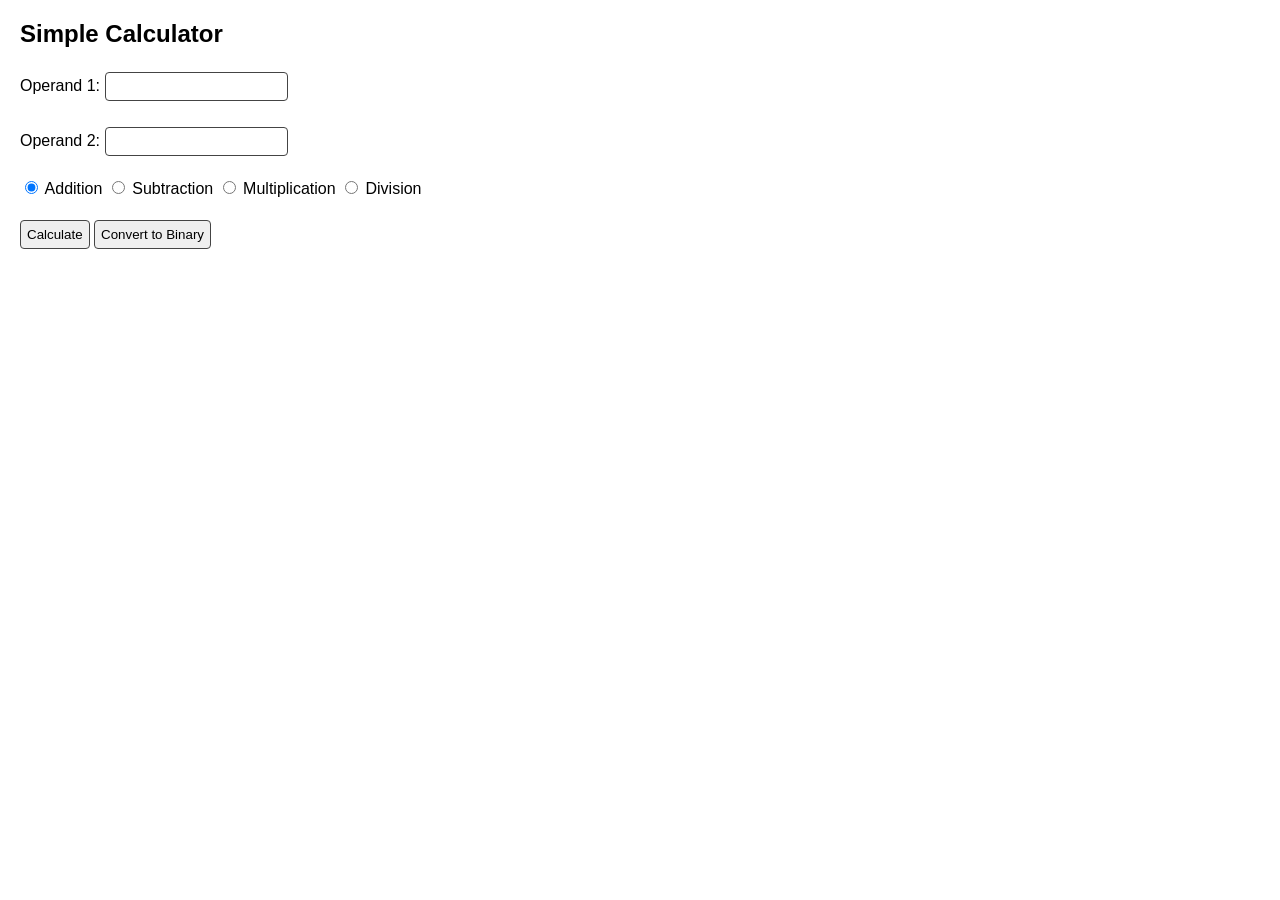
<file: 01_formCalculator/index.html>
<!DOCTYPE html>
<html lang="en">
<head>
    
  <meta charset="UTF-8">
  <title>Simple Calculator</title>
  <!-- Link to the external CSS file for styling -->
  <link rel="stylesheet" href="style.css">
  <!-- Link to the external JavaScript file; defer ensures it runs after the DOM is loaded -->
    <!-- defer porque carga el script a la vez que se muestra el html y se muestra cuando el html ha acabado -->
  <script src="calculator2.js" defer></script>
  <!-- You can also write the script reference after the end of the body tag -->
</head>

<body>
  <!-- Main heading of the page -->
  <h2>Simple Calculator</h2>

  <!-- Form containing the inputs and options for the calculator -->
  <form id="calcForm">
    <!-- Input for the first operand -->
    <label for="op1">Operand 1:</label>
    <input type="text" id="op1" name="op1"><br><br>

    <!-- Input for the second operand -->
    <label for="op2">Operand 2:</label>
    <input type="text" id="op2" name="op2"><br><br>

    <!-- Radio buttons to select the operation -->
    <label>
      <input type="radio" name="operation" value="add" checked> Addition
    </label>
    <label>
      <input type="radio" name="operation" value="subtract"> Subtraction
    </label>
    <label>
      <input type="radio" name="operation" value="multiply"> Multiplication
    </label>
    <label>
      <input type="radio" name="operation" value="divide"> Division
    </label><br><br>

    <!-- Button that calls the calculate() function when clicked -->
    <button type="button" onclick="calculate()">Calculate</button>
    <!-- boton para convertir el resultado a binario-->
     <button type="button"  onclick="convert_binary()">Convert to Binary</button>
  </form>
</body>
</html>
</file>
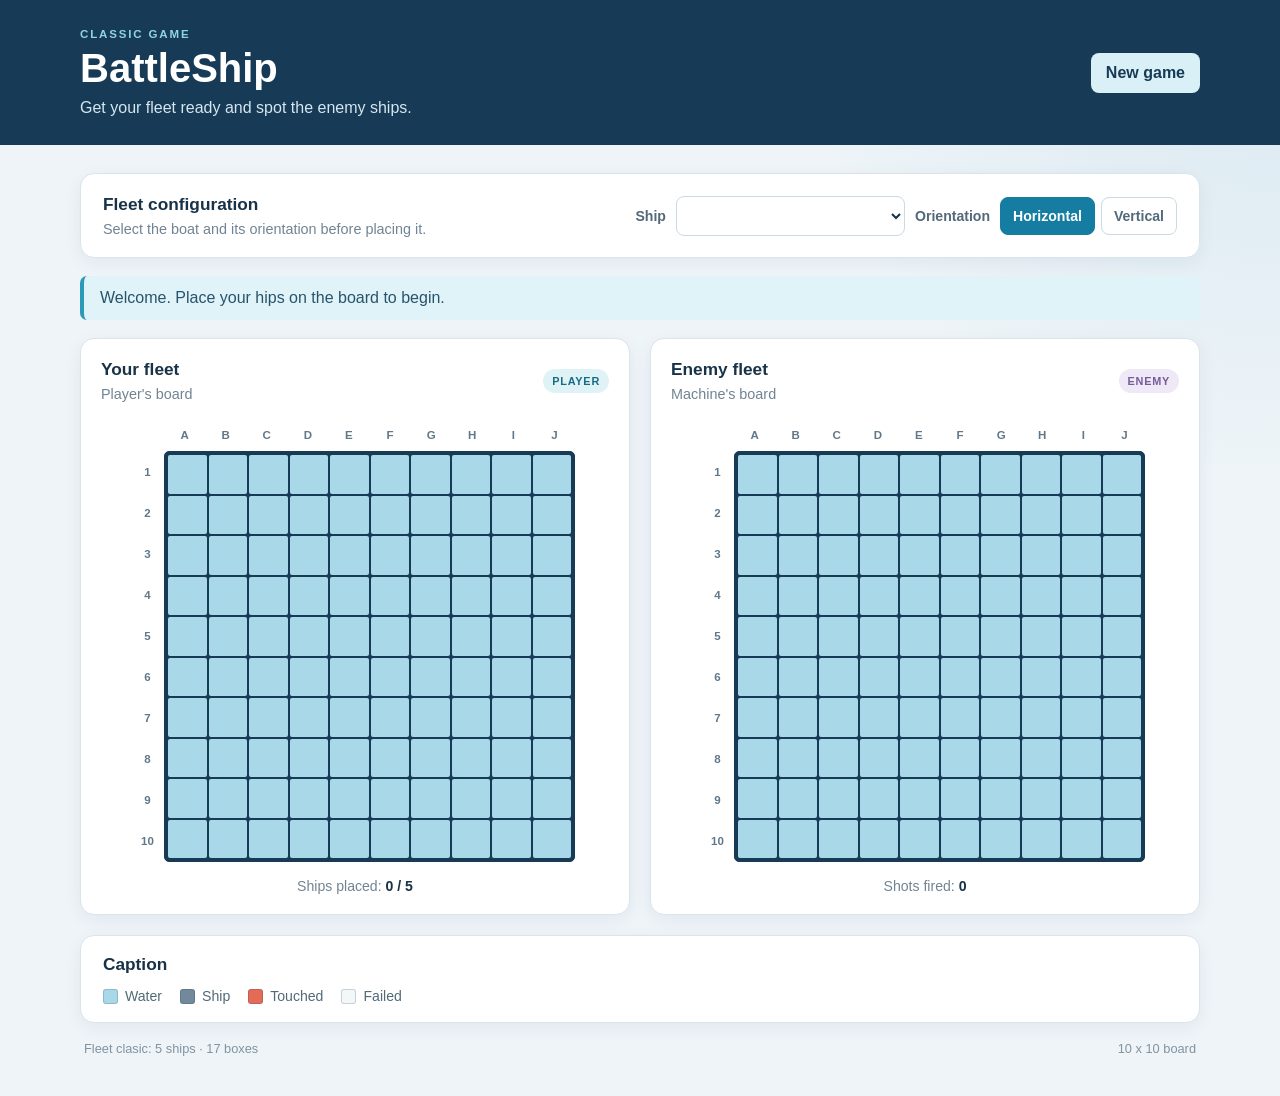
<file: battleShip/index.html>
<!DOCTYPE html>
<html lang="es">
<head>
    <meta charset="UTF-8">
    <meta name="viewport" content="width=device-width, initial-scale=1.0">
    <title>BattleShip</title>
    <link rel="stylesheet" href="estilos.css">
    <script src="script.js" defer></script>
</head>
<body>
    <header class="cabecera">
        <div>
            <p class="sobretitulo">CLASSIC GAME</p>
            <h1>BattleShip</h1>
            <p class="subtitulo">Get your fleet ready and spot the enemy ships.</p>
        </div>
        <button id="nuevo-juego" class="boton boton-secundario" type="button">New game</button>
    </header>

    <main class="contenedor">
        <section class="panel-configuracion" aria-labelledby="titulo-configuracion">
            <div>
                <h2 id="titulo-configuracion">Fleet configuration</h2>
                <p class="ayuda">Select the boat and its orientation before placing it.</p>
            </div>

            <div class="controles">
                <label for="selector-barco">Ship</label>
                <select id="selector-barco">
                    <option value=""></option>
                    <option value="carrier">Carrier (5 casillas)</option>
                    <option value="battleship">Battleship (4 casillas)</option>
                    <option value="destroyer">Destroyer (3 casillas)</option>
                    <option value="submarine">Submarine (3 casillas)</option>
                    <option value="patrolBoat">Patrol Boat (2 casillas)</option>
                </select>

                <span class="etiqueta-orientacion">Orientation</span>
                <div class="grupo-botones" role="group" aria-label="Orientación del barco">
                    <button id="horizontal" class="boton boton-orientacion activo" type="button" aria-pressed="true">Horizontal</button>
                    <button id="vertical" class="boton boton-orientacion" type="button" aria-pressed="false">Vertical</button>
                </div>
            </div>
        </section>

        <p id="mensaje" class="mensaje" role="status" aria-live="polite">
            Welcome. Place your hips on the board to begin.
        </p>

        <section class="zona-tableros" aria-label="Tableros de juego">
            <article class="panel-tablero">
                <div class="titulo-tablero">
                    <div>
                        <h2>Your fleet</h2>
                        <p>Player's board</p>
                    </div>
                    <span class="indicador indicador-jugador">PLAYER</span>
                </div>

                <div class="marco-tablero">
                    <div class="esquina" aria-hidden="true"></div>
                    <div class="coordenadas-columnas" aria-hidden="true">
                        <span>A</span><span>B</span><span>C</span><span>D</span><span>E</span>
                        <span>F</span><span>G</span><span>H</span><span>I</span><span>J</span>
                    </div>
                    <div class="coordenadas-filas" aria-hidden="true">
                        <span>1</span><span>2</span><span>3</span><span>4</span><span>5</span>
                        <span>6</span><span>7</span><span>8</span><span>9</span><span>10</span>
                    </div>
                    <!-- Las 100 casillas se crearán con JavaScript en una fase posterior. -->
                    <div id="tablero-jugador" class="tablero" aria-label="Tablero del jugador"></div>
                </div>
                <div class="contador">Ships placed: <strong id="barcos-colocados">0 / 5</strong></div>
            </article>

            <article class="panel-tablero">
                <div class="titulo-tablero">
                    <div>
                        <h2>Enemy fleet</h2>
                        <p>Machine's board</p>
                    </div>
                    <span class="indicador indicador-enemigo">ENEMY</span>
                </div>

                <div class="marco-tablero">
                    <div class="esquina" aria-hidden="true"></div>
                    <div class="coordenadas-columnas" aria-hidden="true">
                        <span>A</span><span>B</span><span>C</span><span>D</span><span>E</span>
                        <span>F</span><span>G</span><span>H</span><span>I</span><span>J</span>
                    </div>
                    <div class="coordenadas-filas" aria-hidden="true">
                        <span>1</span><span>2</span><span>3</span><span>4</span><span>5</span>
                        <span>6</span><span>7</span><span>8</span><span>9</span><span>10</span>
                    </div>
                    <!-- Las 100 casillas se crearán con JavaScript en una fase posterior. -->
                    <div id="tablero-enemigo" class="tablero" aria-label="Tablero enemigo"></div>
                </div>
                <div class="contador">Shots fired: <strong id="disparos-realizados">0</strong></div>
            </article>
        </section>

        <section class="leyenda" aria-label="Leyenda del tablero">
            <h2>Caption</h2>
            <div class="elementos-leyenda">
                <span><i class="muestra muestra-agua"></i> Water</span>
                <span><i class="muestra muestra-barco"></i> Ship</span>
                <span><i class="muestra muestra-tocado"></i> Touched</span>
                <span><i class="muestra muestra-fallo"></i> Failed</span>
            </div>
        </section>

        <footer class="pie">
            <span>Fleet clasic: 5 ships · 17 boxes</span>
            <span>10 x 10 board</span>
        </footer>
    </main>
</body>
</html>
</file>
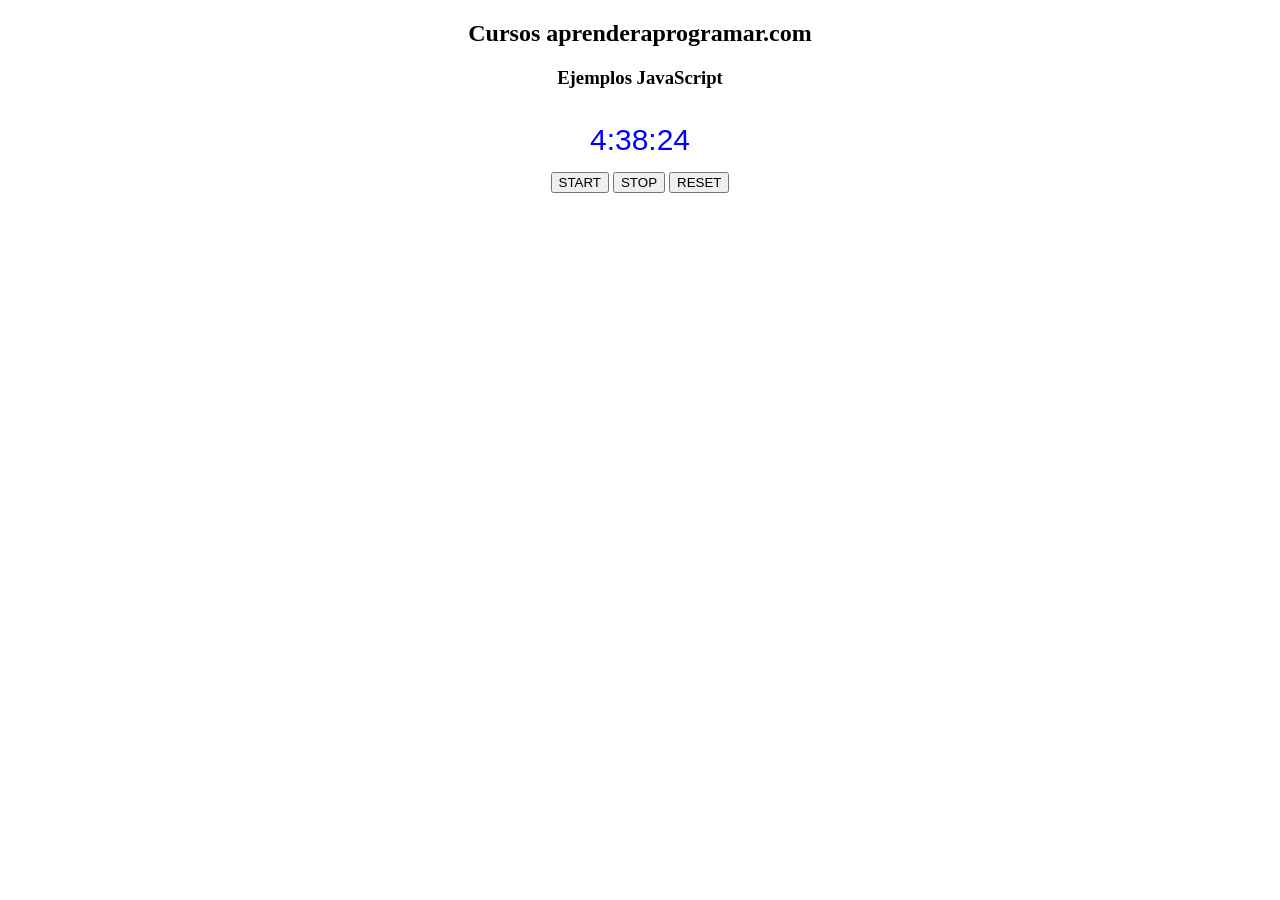
<file: digitalClock/index.html>
<!DOCTYPE html>
<html>
<head>
    <title>Ejemplo aprenderaprogramar.com</title><meta charset="utf-8">

<script type="text/javascript" src="script.js" defer></script>
</head>
<body onload="reloj()">
    <div style="text-align:center;">
        <div id="cabecera">
            <h2>Cursos aprenderaprogramar.com</h2>
            <h3>Ejemplos JavaScript</h3>
        </div>
        <div style="color:blue; font-family: verdana, arial; font-size:30px; padding:15px;" id ="displayReloj"> &nbsp;
        </div>
        <button id="startClock">START</button>
        <button id="stopClock">STOP</button>
        <button id="resetClock">RESET</button>
    </div>
</body>
</html>
</file>
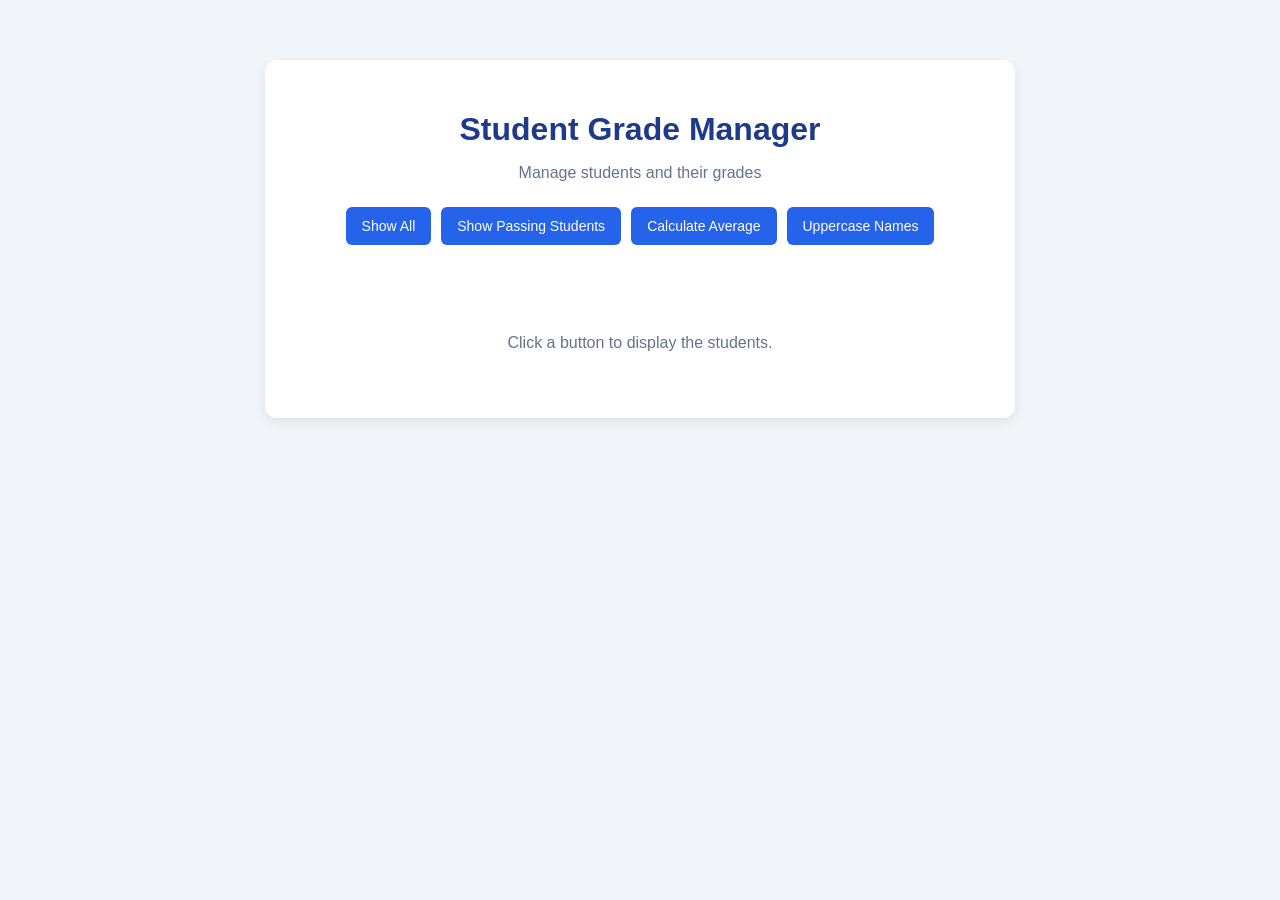
<file: student_grade_manager_files/index.html>
<!DOCTYPE html>
<html lang="en">
<head>
    <meta charset="UTF-8">
    <meta name="viewport" content="width=device-width, initial-scale=1.0">
    <title>Student Grade Manager</title>
    <link rel="stylesheet" href="style.css">
</head>
<body>

    <main class="container">

        <h1>Student Grade Manager</h1>
        <p class="subtitle">Manage students and their grades</p>

        <section class="buttons">
            <button id="btnTodas">Show All</button>
            <button id="btnAprobados">Show Passing Students</button>
            <button id="btnMedia">Calculate Average</button>
            <button id="btnNombres">Uppercase Names</button>
        </section>

        <p id="resultado"></p>

        <section id="listaNotas">
            <p class="message">Click a button to display the students.</p>
        </section>

    </main>

    <script src="script.js"></script>
</body>
</html>
</file>
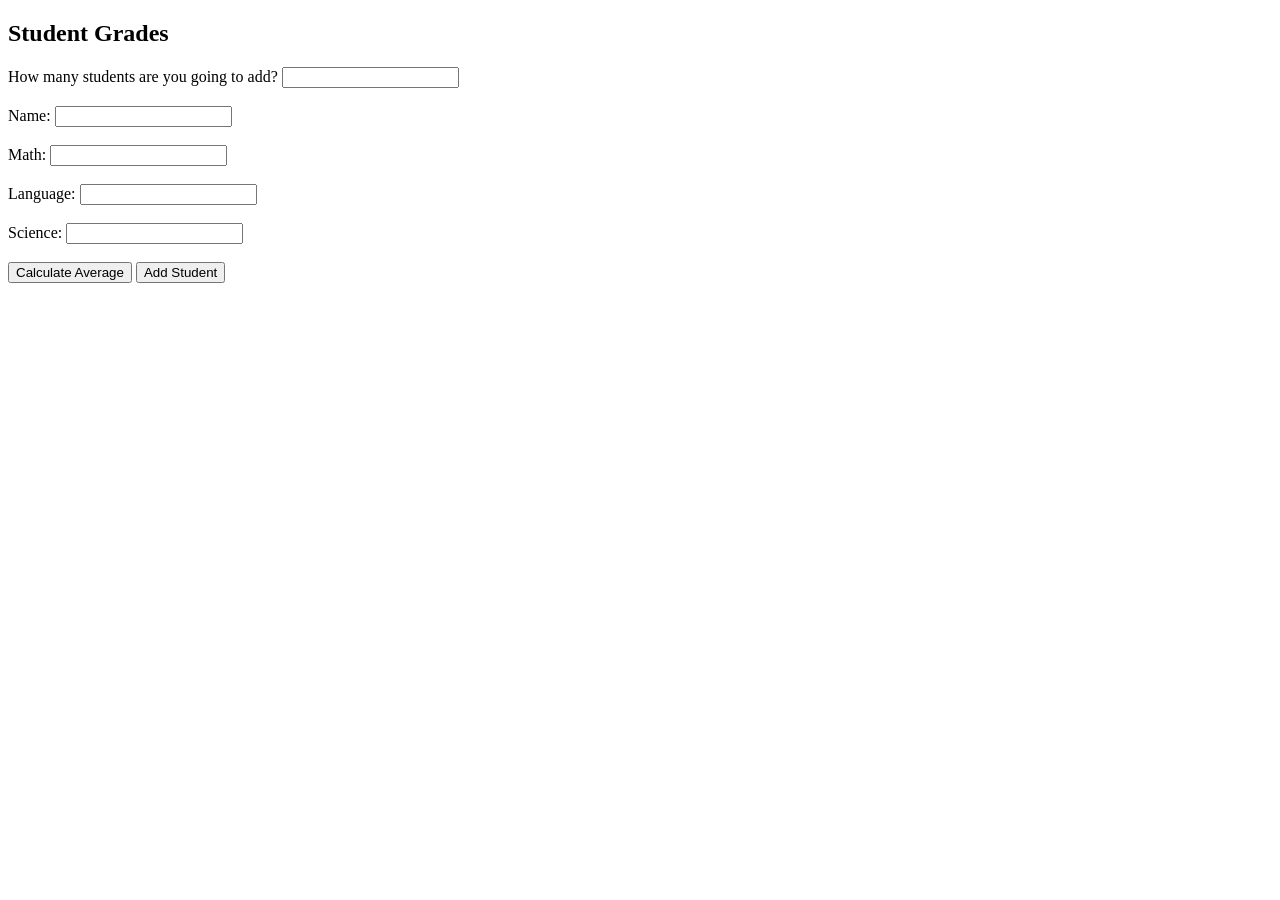
<file: task2_term2/index.html>
<!DOCTYPE html>
<html lang="es">
<head>
  <meta charset="UTF-8">
  <title>Student Grades</title>
  <script src="grades.js" defer></script>
</head>
<body>
  <h2>Student Grades</h2>

  <form id="gradesForm">

    <label for="students">How many students are you going to add?</label>
    <input type="text" id="students"><br><br>
    
    <label for="name">Name:</label>
    <input type="text" id="name"><br><br>

    <label for="math">Math:</label>
    <input type="text" id="math"><br><br>

    <label for="language">Language:</label>
    <input type="text" id="language"><br><br>

    <label for="science">Science:</label>
    <input type="text" id="science"><br><br>

    <button type="button" onclick="calculateAvg()">Calculate Average</button>
    <button type="button" onclick="addstudent()">Add Student</button>
  </form>
</body>
</html>
</file>
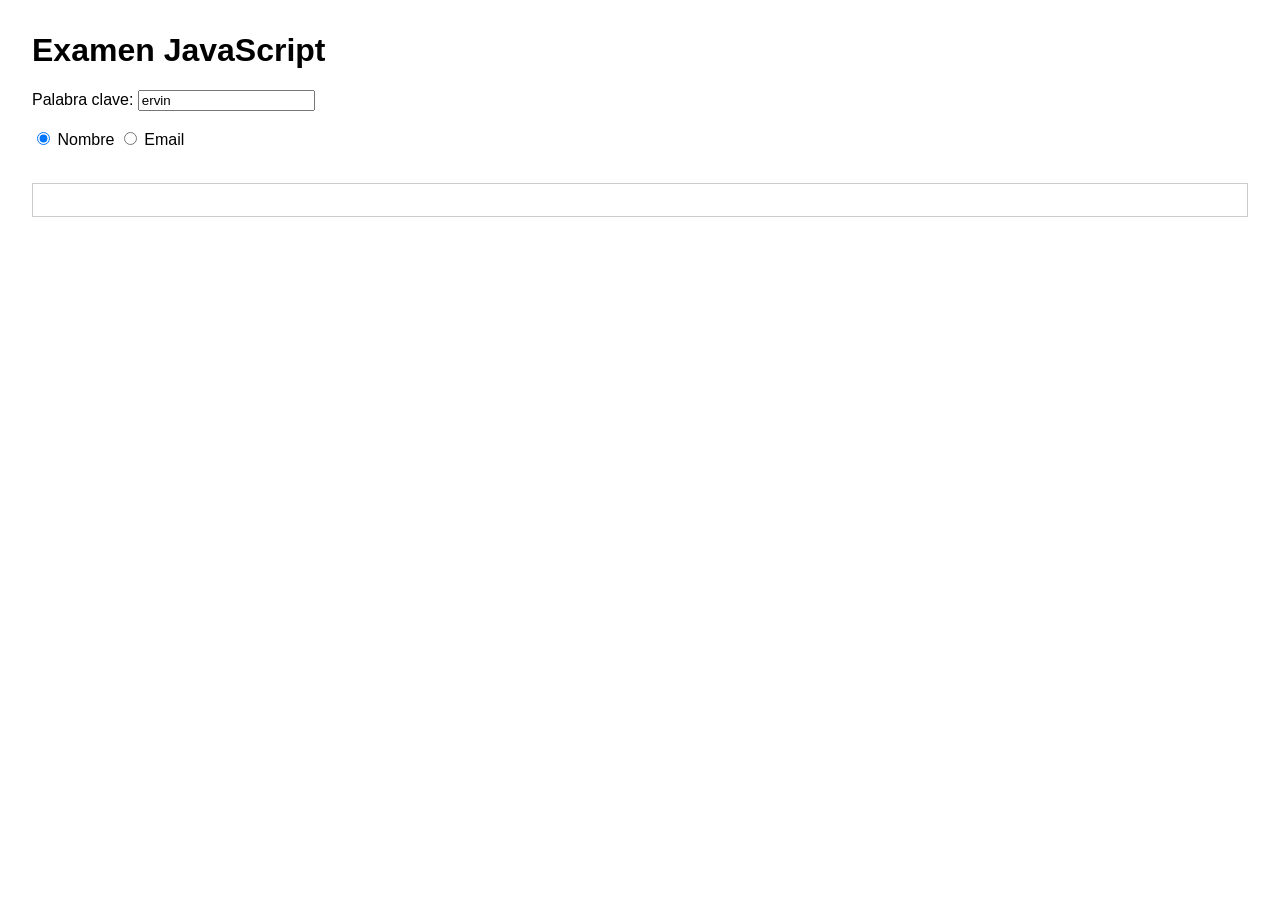
<file: 03_API_REST/02_apirestprueba/index.html>
<!DOCTYPE html>
<html lang="es">
<head>
  <meta charset="UTF-8">
  <meta name="viewport" content="width=device-width, initial-scale=1.0">
  <title>Examen JavaScript</title>
  <link rel="stylesheet" href="styles.css">
</head>
<body>
  <h1>Examen JavaScript</h1>

  <form id="formulario">
    <label>Palabra clave: <input type="text" id="clave" value="ervin"></label><br><br>
    <label><input type="radio" name="opcion" value="name" checked> Nombre</label>
    <label><input type="radio" name="opcion" value="email"> Email</label><br><br>
  </form>

  <div id="salida"></div>

  <script src="script.js"></script>
</body>
</html>
</file>
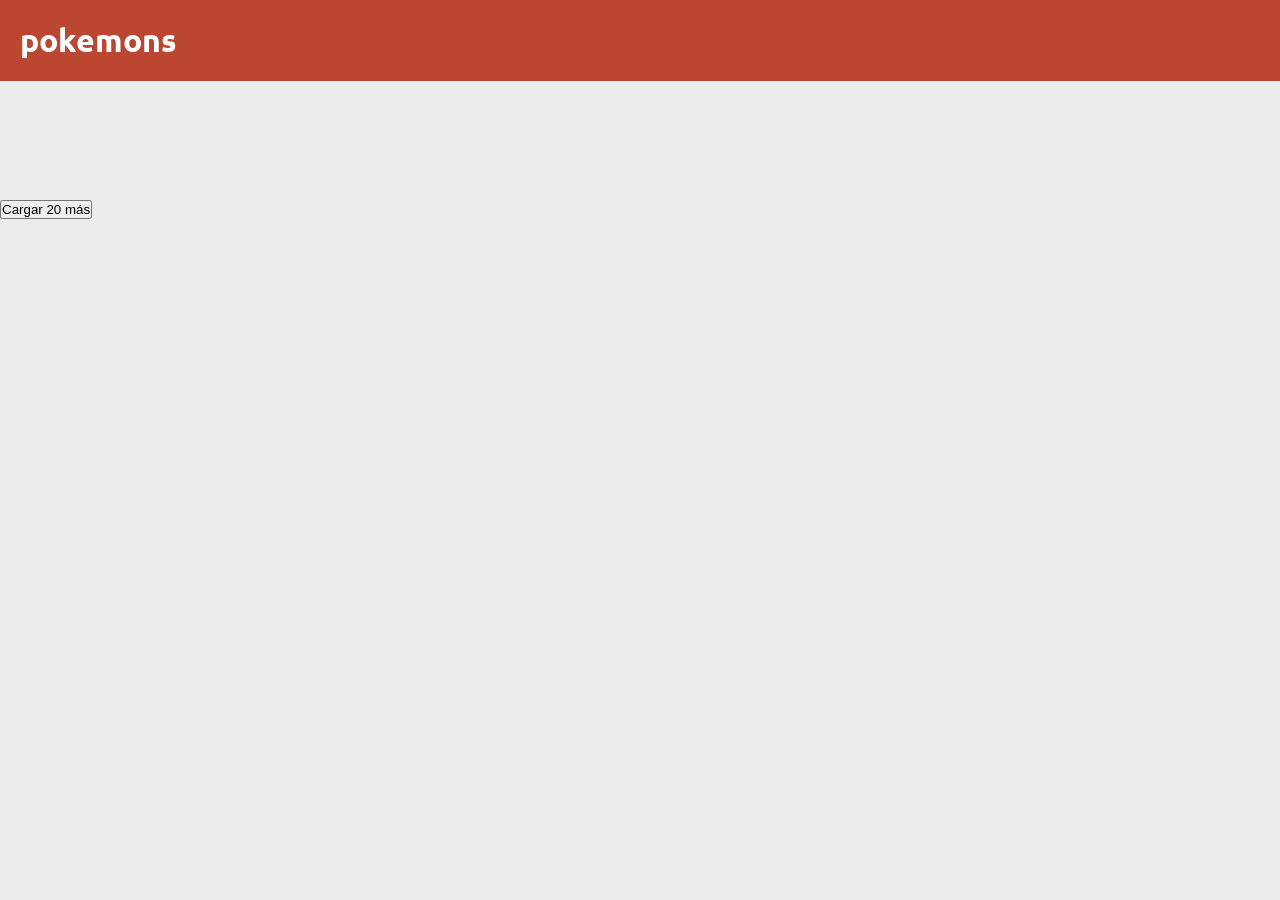
<file: 03_API_REST/01_apirestpokemon/practica_apirest.html>
<html lang="es">
<head>
    <meta charset="UTF-8">
    <meta http-equiv="X-UA-Compatible" content="IE=edge">
    <meta name="viewport" content="width=device-width, initial-scale=1.0">
    <link rel="preconnect" href="https://fonts.gstatic.com">
    <link rel="stylesheet" href="apirest.css">

    <link href="https://fonts.googleapis.com/css2?family=Ubuntu:ital,wght@0,300;0,400;0,500;0,700;1,300;1,400;1,500;1,700&display=swap" rel="stylesheet">
</head>
<body>
    <div class="head">
      <h1>pokemons</h1>
    </div>
    <div id="container"></div>
    <button type="button" onclick="siguientePkm()">Cargar 20 más</button>
    <script src="apirest.js"></script>
  </body>
</html>
</file>
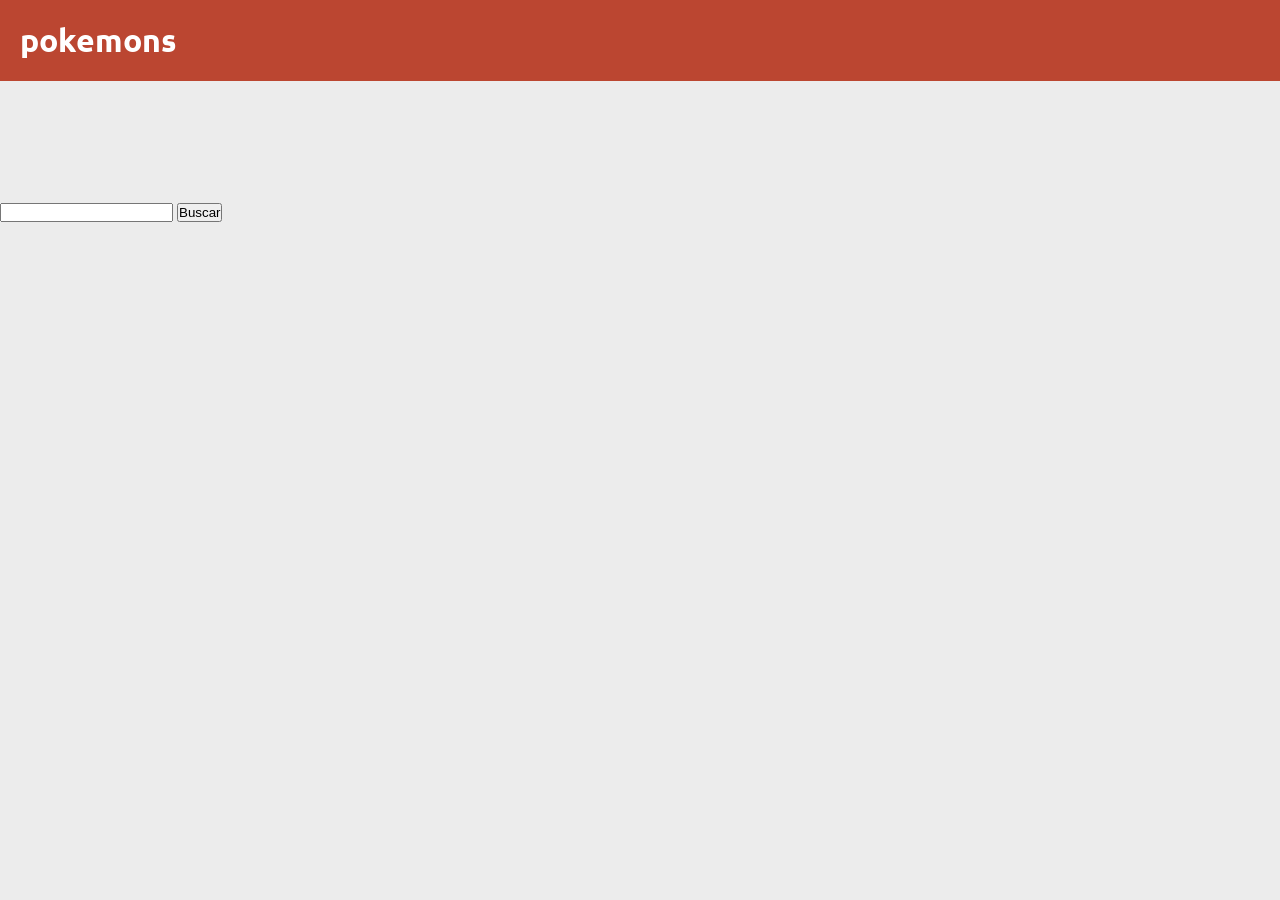
<file: 03_API_REST/01_buscarPokemon/practica_apirest.html>
<html lang="es">
<head>
    <meta charset="UTF-8">
    <meta http-equiv="X-UA-Compatible" content="IE=edge">
    <meta name="viewport" content="width=device-width, initial-scale=1.0">
    <link rel="preconnect" href="https://fonts.gstatic.com">
    <link rel="stylesheet" href="apirest.css">

    <link href="https://fonts.googleapis.com/css2?family=Ubuntu:ital,wght@0,300;0,400;0,500;0,700;1,300;1,400;1,500;1,700&display=swap" rel="stylesheet">
</head>
<body>
    <div class="head">
      <h1>pokemons</h1>
    </div>
    <div id="container"></div>
    <input type="text" id="search-input">
    <button onclick="buscarPkm()" id="buscar">Buscar</button><br>
    <script src="apirest.js"></script>
  </body>
</html>
</file>
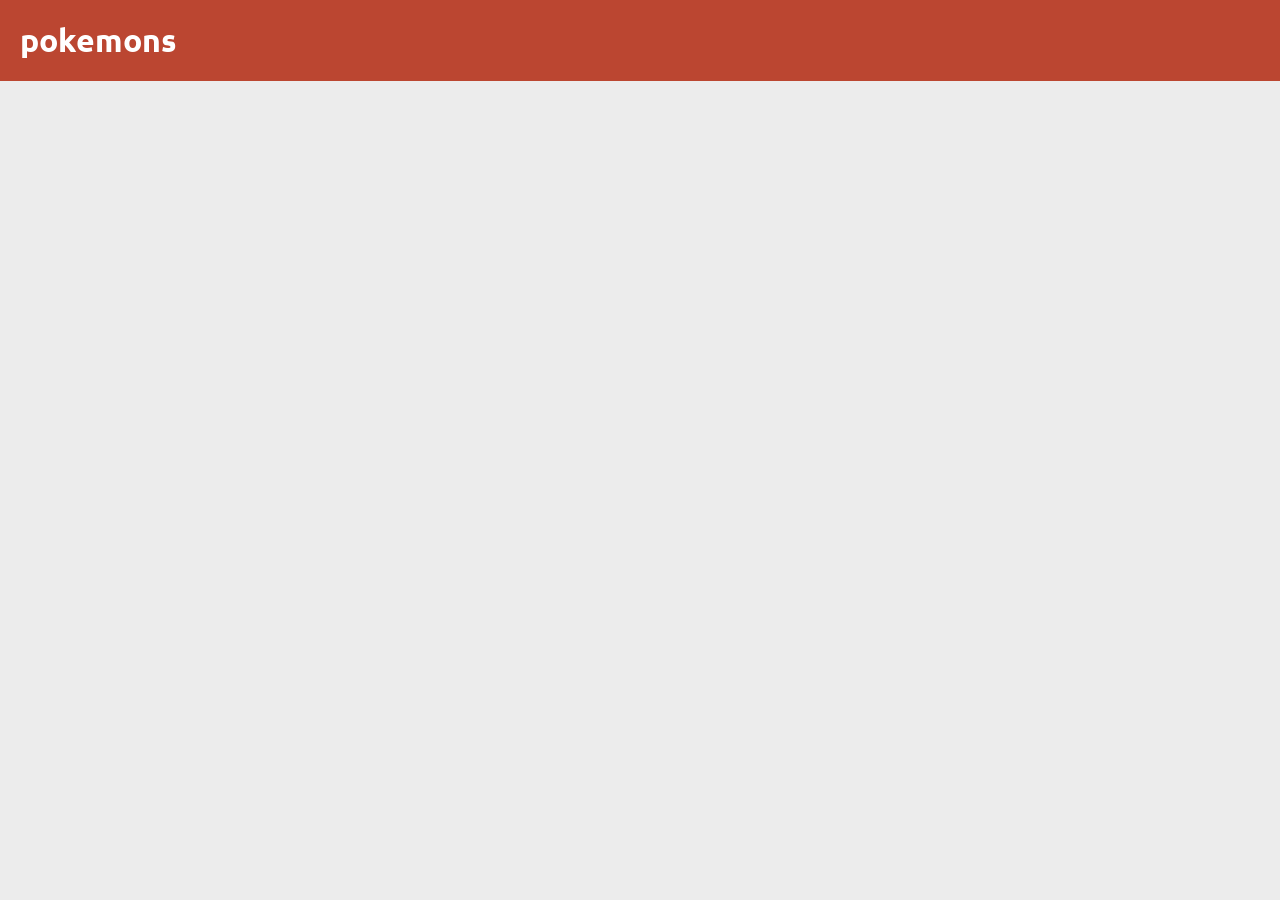
<file: 03_API_REST/01_pokemonPares/practica_apirest.html>
<html lang="es">
<head>
    <meta charset="UTF-8">
    <meta http-equiv="X-UA-Compatible" content="IE=edge">
    <meta name="viewport" content="width=device-width, initial-scale=1.0">
    <link rel="preconnect" href="https://fonts.gstatic.com">
    <link rel="stylesheet" href="apirest.css">

    <link href="https://fonts.googleapis.com/css2?family=Ubuntu:ital,wght@0,300;0,400;0,500;0,700;1,300;1,400;1,500;1,700&display=swap" rel="stylesheet">
</head>
<body>
    <div class="head">
      <h1>pokemons</h1>
    </div>
    <div id="container"></div>
    <!--<button type="button" onclick="siguientePkm()">Cargar 20 más</button>-->
    <script src="apirest.js"></script>
  </body>
</html>
</file>
<file: 01_formCalculator/style.css>
/* Apply a basic font to the page */
body {
  font-family: Arial, sans-serif;
  margin: 20px;
}

/* Style inputs and button */
input[type="text"], button {
  padding: 6px;
  margin: 4px 0;
  border: 1px solid #444;
  border-radius: 4px;
}
</file>
<file: battleShip/estilos.css>
/* Hundir la flota — estilos de la interfaz inicial
   Las casillas se generarán posteriormente con JavaScript. */

:root {
    font-family: Arial, Helvetica, sans-serif;
    color: #183247;
    background: #eef4f8;
    font-synthesis: none;
}

* {
    box-sizing: border-box;
}

body {
    margin: 0;
    min-width: 320px;
    min-height: 100vh;
    background:
        radial-gradient(circle at top right, rgba(72, 155, 190, 0.13), transparent 30rem),
        #eef4f8;
}

.cabecera {
    display: flex;
    align-items: center;
    justify-content: space-between;
    gap: 24px;
    padding: 28px max(24px, calc((100% - 1120px) / 2));
    color: white;
    background: #173b56;
}

.sobretitulo {
    margin: 0 0 6px;
    color: #8ed4e8;
    font-size: 0.72rem;
    font-weight: bold;
    letter-spacing: 0.16em;
}

h1 {
    margin: 0;
    font-size: clamp(1.8rem, 4vw, 2.5rem);
}

.subtitulo {
    margin: 8px 0 0;
    color: #d5e6ef;
}

.contenedor {
    width: min(1120px, calc(100% - 32px));
    margin: 28px auto 40px;
}

.panel-configuracion,
.panel-tablero,
.leyenda {
    border: 1px solid #d9e4eb;
    border-radius: 14px;
    background: white;
    box-shadow: 0 5px 18px rgba(27, 57, 77, 0.06);
}

.panel-configuracion {
    display: flex;
    align-items: center;
    justify-content: space-between;
    gap: 24px;
    padding: 20px 22px;
}

h2 {
    margin: 0;
    font-size: 1.08rem;
}

.ayuda,
.titulo-tablero p {
    margin: 6px 0 0;
    color: #718493;
    font-size: 0.9rem;
}

.controles {
    display: flex;
    align-items: center;
    flex-wrap: wrap;
    gap: 10px;
}

.controles label,
.etiqueta-orientacion {
    color: #526979;
    font-size: 0.88rem;
    font-weight: bold;
}

select {
    min-height: 40px;
    padding: 0 34px 0 12px;
    border: 1px solid #cbd9e2;
    border-radius: 8px;
    color: #183247;
    background: white;
    font: inherit;
}

.grupo-botones {
    display: flex;
    gap: 6px;
}

.boton {
    min-height: 40px;
    padding: 0 15px;
    border: 0;
    border-radius: 8px;
    cursor: pointer;
    font: inherit;
    font-weight: bold;
    transition: background-color 0.15s ease, transform 0.15s ease;
}

.boton:active {
    transform: translateY(1px);
}

.boton-secundario {
    color: #173b56;
    background: #d9f0f6;
}

.boton-secundario:hover {
    background: #c5e8f1;
}

.boton-orientacion {
    min-height: 38px;
    padding: 0 12px;
    border: 1px solid #cbd9e2;
    color: #526979;
    background: white;
    font-size: 0.88rem;
}

.boton-orientacion.activo {
    border-color: #167da2;
    color: white;
    background: #167da2;
}

.mensaje {
    margin: 18px 0;
    padding: 13px 16px;
    border-left: 4px solid #2b9ab8;
    border-radius: 7px;
    color: #28536b;
    background: #e0f3f8;
}

.zona-tableros {
    display: grid;
    grid-template-columns: repeat(2, minmax(0, 1fr));
    gap: 20px;
}

.panel-tablero {
    min-width: 0;
    padding: 20px;
}

.titulo-tablero {
    display: flex;
    align-items: center;
    justify-content: space-between;
    gap: 12px;
    margin-bottom: 20px;
}

.indicador {
    padding: 6px 9px;
    border-radius: 20px;
    font-size: 0.68rem;
    font-weight: bold;
    letter-spacing: 0.07em;
}

.indicador-jugador {
    color: #176b83;
    background: #dff3f7;
}

.indicador-enemigo {
    color: #765b9b;
    background: #eee8f7;
}

/* Cuadrícula con coordenadas: las casillas se añadirán desde JavaScript. */
.marco-tablero {
    display: grid;
    grid-template-columns: 25px minmax(0, 1fr);
    grid-template-rows: 25px auto;
    width: min(100%, 440px);
    margin: 0 auto;
    gap: 4px;
}

.esquina {
    grid-column: 1;
    grid-row: 1;
}

.coordenadas-columnas {
    grid-column: 2;
    grid-row: 1;
    display: grid;
    grid-template-columns: repeat(10, minmax(0, 1fr));
    align-items: center;
    text-align: center;
    color: #617889;
    font-size: 0.72rem;
    font-weight: bold;
}

.coordenadas-filas {
    grid-column: 1;
    grid-row: 2;
    display: grid;
    grid-template-rows: repeat(10, minmax(0, 1fr));
    align-items: center;
    justify-items: center;
    color: #617889;
    font-size: 0.72rem;
    font-weight: bold;
}

.tablero {
    grid-column: 2;
    grid-row: 2;
    display: grid;
    grid-template-columns: repeat(10, minmax(0, 1fr));
    grid-template-rows: repeat(10, minmax(0, 1fr));
    aspect-ratio: 1;
    gap: 2px;
    padding: 3px;
    border: 1px solid #173b56;
    border-radius: 5px;
    background: #173b56;
}

/* Clase que tendrán los div creados con createElement(). */
.casilla {
    min-width: 0;
    min-height: 0;
    border-radius: 2px;
    background: #a9d9e8;
    cursor: pointer;
}

.casilla:hover {
    background: #d0edf5;
}

/* Clases preparadas para las siguientes fases del proyecto. */
.casilla.barco {
    background: #71899a;
}

.casilla.tocado {
    background: #e66b57;
}

.casilla.fallo {
    background: #f4f7f8;
}

.casilla.seleccionada {
    background-color: #f4c95d;
    outline: 2px solid #e2a928;
}

.contador {
    margin-top: 16px;
    color: #718493;
    font-size: 0.88rem;
    text-align: center;
}

.contador strong {
    color: #183247;
}

.leyenda {
    margin-top: 20px;
    padding: 18px 22px;
}

.elementos-leyenda {
    display: flex;
    flex-wrap: wrap;
    gap: 18px;
    margin-top: 13px;
    color: #526979;
    font-size: 0.88rem;
}

.elementos-leyenda span {
    display: inline-flex;
    align-items: center;
    gap: 7px;
}

.muestra {
    display: inline-block;
    width: 15px;
    height: 15px;
    border: 1px solid rgba(23, 59, 86, 0.2);
    border-radius: 3px;
}

.muestra-agua { background: #a9d9e8; }
.muestra-barco { background: #71899a; }
.muestra-tocado { background: #e66b57; }
.muestra-fallo { background: #f4f7f8; }

.pie {
    display: flex;
    justify-content: space-between;
    gap: 12px;
    padding: 18px 4px 0;
    color: #8293a0;
    font-size: 0.8rem;
}

@media (max-width: 850px) {
    .panel-configuracion {
        align-items: flex-start;
        flex-direction: column;
    }

    .controles {
        width: 100%;
    }

    .zona-tableros {
        grid-template-columns: 1fr;
    }

    .panel-tablero {
        padding: 16px;
    }

    .marco-tablero {
        width: min(100%, 440px);
    }
}

@media (max-width: 480px) {
    .cabecera {
        align-items: flex-start;
        flex-direction: column;
        padding: 24px 18px;
    }

    .controles {
        align-items: flex-start;
        flex-direction: column;
    }

    select {
        width: 100%;
    }

    .pie {
        flex-direction: column;
    }
}
</file>
<file: student_grade_manager_files/style.css>
* {
    box-sizing: border-box;
}

body {
    font-family: Arial, sans-serif;
    background-color: #f1f5f9;
    margin: 0;
    padding: 30px;
    color: #1e293b;
}

.container {
    max-width: 750px;
    margin: 30px auto;
    padding: 30px;
    background-color: white;
    border-radius: 12px;
    box-shadow: 0 4px 12px rgba(0, 0, 0, 0.08);
}

h1 {
    text-align: center;
    color: #1e3a8a;
    margin-bottom: 8px;
}

.subtitle {
    text-align: center;
    color: #64748b;
    margin-bottom: 25px;
}

.buttons {
    display: flex;
    flex-wrap: wrap;
    justify-content: center;
    gap: 10px;
    margin-bottom: 25px;
}

button {
    padding: 11px 16px;
    border: none;
    border-radius: 6px;
    background-color: #2563eb;
    color: white;
    font-size: 14px;
    cursor: pointer;
}

button:hover {
    background-color: #1d4ed8;
}

#resultado {
    min-height: 24px;
    margin: 20px 0;
    text-align: center;
    font-size: 18px;
    font-weight: bold;
    color: #1e3a8a;
}

#listaNotas {
    margin-top: 15px;
}

.alumno {
    display: flex;
    justify-content: space-between;
    align-items: center;
    gap: 15px;
    padding: 14px 16px;
    margin-bottom: 10px;
    background-color: #f8fafc;
    border: 1px solid #e2e8f0;
    border-radius: 7px;
}

.nombre {
    font-weight: 500;
}

.nota {
    font-weight: bold;
    font-size: 16px;
}

.aprobado {
    color: #15803d;
}

.suspenso {
    color: #dc2626;
}

.message {
    text-align: center;
    color: #64748b;
    padding: 20px;
}

@media (max-width: 600px) {
    body {
        padding: 12px;
    }

    .container {
        padding: 20px;
        margin: 10px auto;
    }

    .buttons {
        flex-direction: column;
    }

    button {
        width: 100%;
    }
}
</file>
<file: 03_API_REST/02_apirestprueba/styles.css>
body {
  font-family: Arial, sans-serif;
  margin: 2rem;
}
#salida {
  margin-top: 1rem;
  padding: 1rem;
  border: 1px solid #ccc;
}
</file>
<file: 03_API_REST/01_apirestpokemon/apirest.css>
*{
    margin: 0;
    padding: 0;
    box-sizing: border-box;
  }

  body{
    background-color: #ececec;
    font-family: 'Ubuntu', sans-serif;
  }

  .head{
    background-color: rgb(187, 70, 49);
    padding: 20px;
    position: fixed;
    top: 0;
    width: 100%;
    color: white;
  }

  #container{
    width: min(100%, 1000px);
    margin: 100px auto;
    display: flex;
    flex-wrap: wrap;
    justify-content: space-between;
  }

  .card{
    width: 230px;
    margin-top: 100px;
    background-color: white;
    padding: 20px;
    border-radius: 20px;
  }

  .card img {
    width: 100%;
  }

  .card span{
    color: #6e6e6e;
    font-weight: 500;
  }
</file>
<file: 03_API_REST/01_buscarPokemon/apirest.css>
*{
    margin: 0;
    padding: 0;
    box-sizing: border-box;
  }

  body{
    background-color: #ececec;
    font-family: 'Ubuntu', sans-serif;
  }

  .head{
    background-color: rgb(187, 70, 49);
    padding: 20px;
    position: fixed;
    top: 0;
    width: 100%;
    color: white;
  }

  #container{
    width: min(100%, 1000px);
    margin: 100px auto;
    display: flex;
    flex-wrap: wrap;
    justify-content: space-between;
  }

  .card{
    width: 230px;
    margin-top: 100px;
    background-color: white;
    padding: 20px;
    border-radius: 20px;
  }

  .card img {
    width: 100%;
  }

  .card span{
    color: #6e6e6e;
    font-weight: 500;
  }
</file>
<file: 03_API_REST/01_pokemonPares/apirest.css>
*{
    margin: 0;
    padding: 0;
    box-sizing: border-box;
  }

  body{
    background-color: #ececec;
    font-family: 'Ubuntu', sans-serif;
  }

  .head{
    background-color: rgb(187, 70, 49);
    padding: 20px;
    position: fixed;
    top: 0;
    width: 100%;
    color: white;
  }

  #container{
    width: min(100%, 1000px);
    margin: 100px auto;
    display: flex;
    flex-wrap: wrap;
    justify-content: space-between;
  }

  .card{
    width: 230px;
    margin-top: 100px;
    background-color: white;
    padding: 20px;
    border-radius: 20px;
  }

  .card img {
    width: 100%;
  }

  .card span{
    color: #6e6e6e;
    font-weight: 500;
  }
</file>
